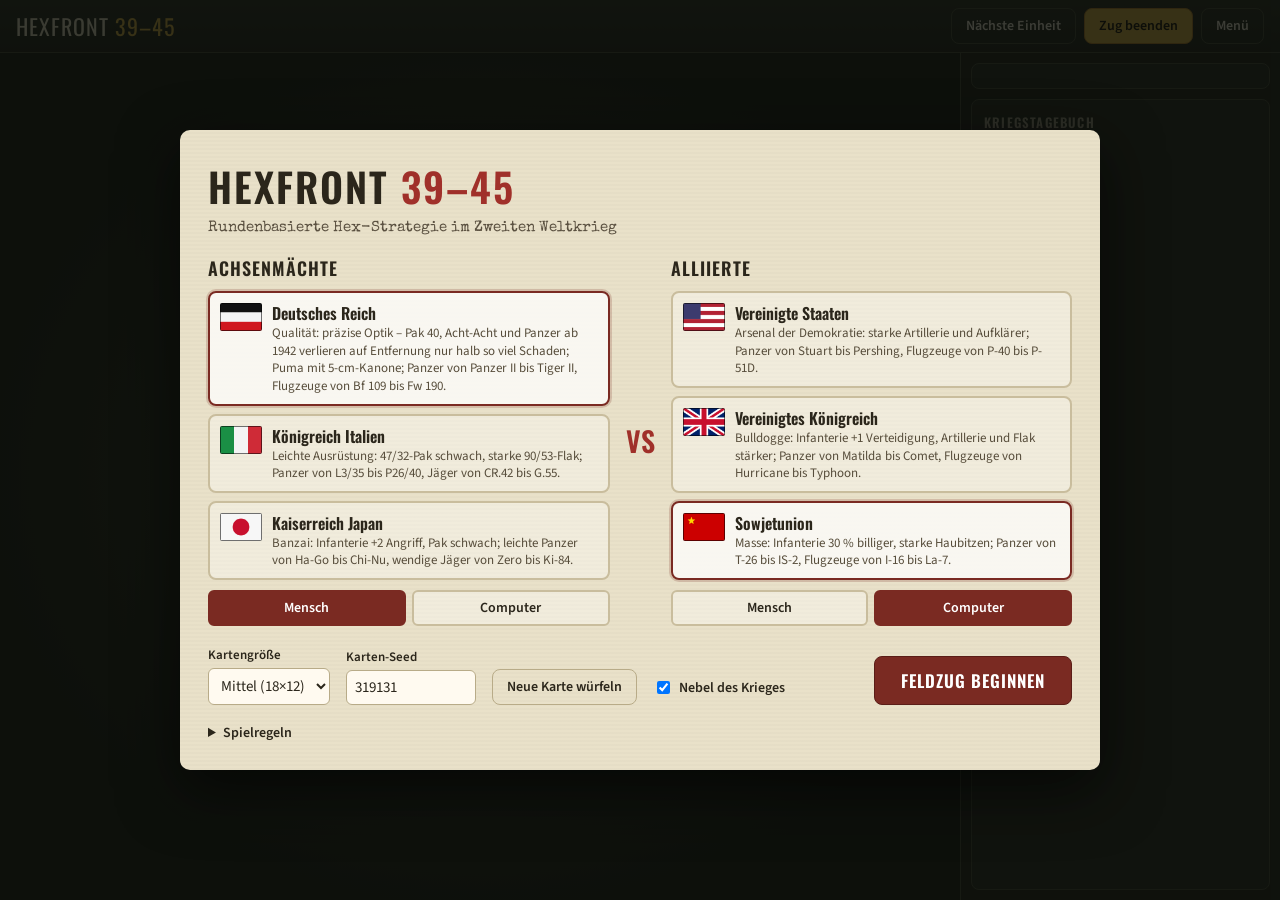
<file: index.html>
<!doctype html>
<html lang="de">
<head>
  <meta charset="utf-8">
  <meta name="viewport" content="width=device-width, initial-scale=1">
  <title>Hexfront 39–45</title>
  <link rel="preconnect" href="https://fonts.googleapis.com">
  <link href="https://fonts.googleapis.com/css2?family=Oswald:wght@400;600&family=Special+Elite&family=Source+Sans+3:wght@400;600&display=swap" rel="stylesheet">
  <link rel="stylesheet" href="css/style.css">
</head>
<body>
  <div id="app">
    <header id="topbar">
      <div class="brand">Hexfront <span>39–45</span></div>
      <div id="turnInfo" class="turn-info"></div>
      <div class="actions">
        <button id="nextUnitBtn" class="btn ghost" title="Nächste bereite Einheit (N)">Nächste Einheit</button>
        <button id="endTurnBtn" class="btn primary" title="Zug beenden (E)">Zug beenden</button>
        <button id="menuBtn" class="btn ghost" title="Neues Spiel">Menü</button>
      </div>
    </header>
    <main>
      <div id="board">
        <canvas id="map"></canvas>
        <div id="tooltip" class="tooltip hidden"></div>
        <div id="aiBanner" class="ai-banner hidden"></div>
      </div>
      <aside id="side">
        <section id="infoPanel" class="panel"></section>
        <section id="buyPanel" class="panel hidden"></section>
        <section class="panel log-panel">
          <h3>Kriegstagebuch</h3>
          <ol id="log"></ol>
        </section>
      </aside>
    </main>
  </div>
  <div id="overlay" class="overlay hidden"><div id="overlayContent" class="dialog"></div></div>

  <script>
    // Syntaxfehler in der Konfiguration merken, damit das Spiel sie anzeigen kann.
    window.addEventListener('error', e => {
      if (e.filename && e.filename.includes('config/einheiten.js') && !window.CONFIG_LOAD_ERROR) {
        window.CONFIG_LOAD_ERROR = `${e.message} (Zeile ${e.lineno})`;
      }
      if (e.filename && e.filename.includes('config/nationen.js') && !window.CONFIG_LOAD_ERROR_NATIONS) {
        window.CONFIG_LOAD_ERROR_NATIONS = `${e.message} (Zeile ${e.lineno})`;
      }
      if (e.filename && e.filename.includes('config/modelle.js') && !window.CONFIG_LOAD_ERROR_MODELS) {
        window.CONFIG_LOAD_ERROR_MODELS = `${e.message} (Zeile ${e.lineno})`;
      }
    });
  </script>
  <script src="config/einheiten.js"></script>
  <script src="config/nationen.js"></script>
  <script src="config/modelle.js"></script>
  <script src="config/reichweite.js"></script>
  <script src="js/data.js"></script>
  <script src="js/hex.js"></script>
  <script src="js/map.js"></script>
  <script src="js/game.js"></script>
  <script src="js/ai.js"></script>
  <script src="assets/units/sprites.js"></script>
  <script src="assets/units/sprites-mobile.js"></script>
  <script src="js/render.js"></script>
  <script src="js/ui.js"></script>
</body>
</html>
</file>
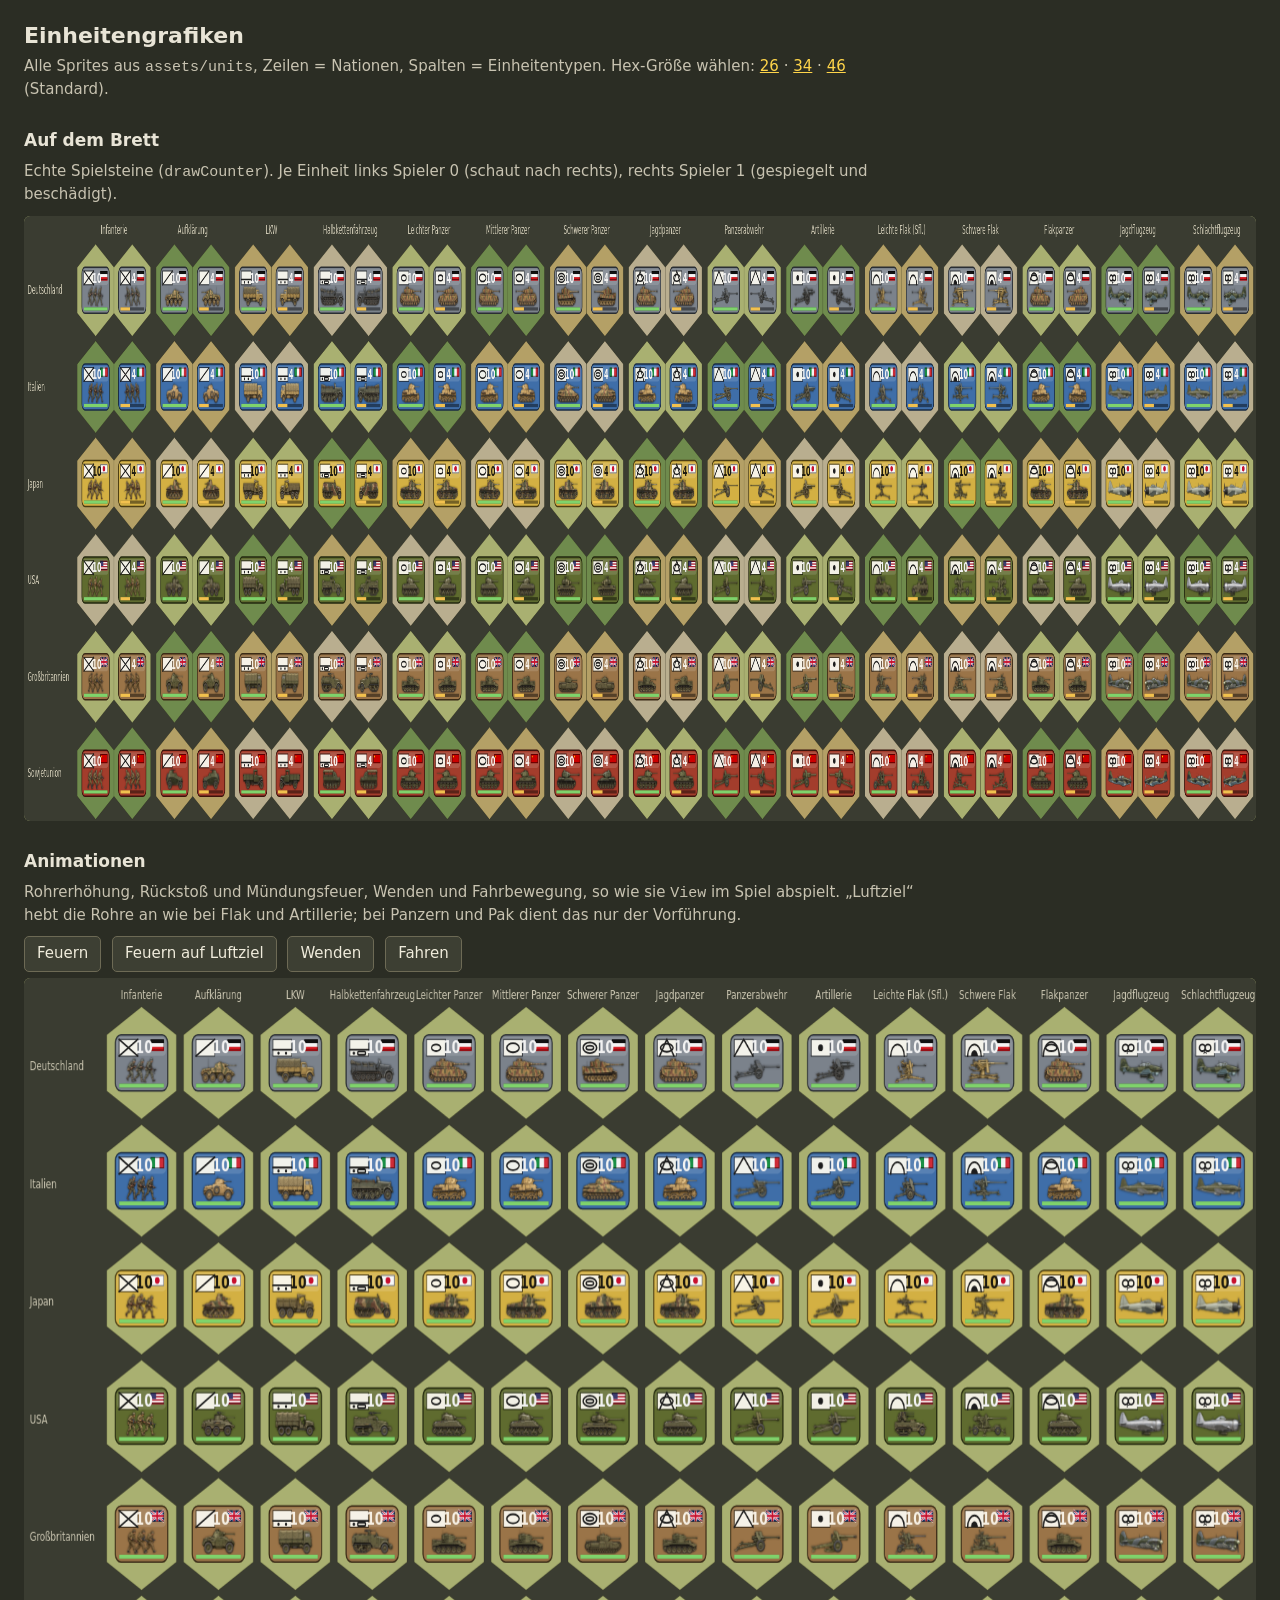
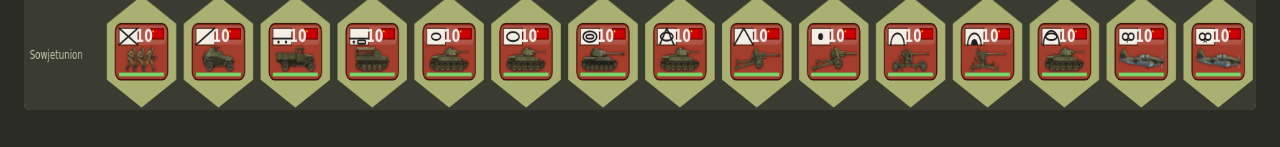
<file: tools/sprite-preview.html>
<!doctype html>
<html lang="de">
<head>
<meta charset="utf-8">
<title>Sprite-Vorschau</title>
<style>
  body { margin: 0; padding: 20px 24px 40px; background: #2b2d24; color: #e8e4d6; font: 15px/1.45 system-ui, sans-serif; }
  h1 { font-size: 22px; margin: 0 0 4px; }
  h2 { font-size: 17px; margin: 28px 0 8px; }
  p { margin: 4px 0 10px; color: #c8c3b1; max-width: 900px; }
  a { color: #ffd54a; }
  canvas { display: block; background: #a9b071; border-radius: 6px; max-width: 100%; }
  button { font: inherit; padding: 6px 12px; margin: 0 6px 6px 0; border-radius: 5px; border: 1px solid #6d6a55; background: #3d3f33; color: #f0ecdc; cursor: pointer; }
  button:hover { background: #4b4e3f; }
</style>
<script>window.UNIT_SPRITE_DIR = '../assets/units/';</script>
<script src="../assets/units/sprites.js"></script>
<script src="../config/einheiten.js"></script>
<script src="../config/nationen.js"></script>
<script src="../config/reichweite.js"></script>
<script src="../js/data.js"></script>
<script src="../js/hex.js"></script>
<script src="../js/render.js"></script>
</head>
<body>
<h1>Einheitengrafiken</h1>
<p>Alle Sprites aus <code>assets/units</code>, Zeilen = Nationen, Spalten = Einheitentypen. Hex-Größe wählen: <a href="?size=26">26</a> · <a href="?size=34">34</a> · <a href="?size=46">46</a> (Standard).</p>

<h2>Auf dem Brett</h2>
<p>Echte Spielsteine (<code>drawCounter</code>). Je Einheit links Spieler 0 (schaut nach rechts), rechts Spieler 1 (gespiegelt und beschädigt).</p>
<canvas id="board"></canvas>

<h2>Animationen</h2>
<p>Rohrerhöhung, Rückstoß und Mündungsfeuer, Wenden und Fahrbewegung, so wie sie <code>View</code> im Spiel abspielt. „Luftziel“ hebt die Rohre an wie bei Flak und Artillerie; bei Panzern und Pak dient das nur der Vorführung.</p>
<div>
  <button data-act="fire">Feuern</button>
  <button data-act="air">Feuern auf Luftziel</button>
  <button data-act="turn">Wenden</button>
  <button data-act="drive">Fahren</button>
</div>
<canvas id="anim"></canvas>

<script>
const ROWS = Object.keys(NATION_CONFIG), COLS = Object.keys(UNIT_CONFIG);
const BS = +new URLSearchParams(location.search).get('size') || 46;

function setup(canvas, w, h) {
  const dpr = window.devicePixelRatio || 1;
  canvas.width = w * dpr; canvas.height = h * dpr;
  canvas.style.width = w + 'px'; canvas.style.height = h + 'px';
  const ctx = canvas.getContext('2d');
  ctx.setTransform(dpr, 0, 0, dpr, 0, 0);
  return ctx;
}

function hexBg(ctx, x, y, s, terrain) {
  hexPath(ctx, x, y, s);
  ctx.fillStyle = TERRAIN_COLORS[terrain]; ctx.fill();
  ctx.strokeStyle = 'rgba(40,40,20,0.28)'; ctx.lineWidth = 1; ctx.stroke();
}

function labels(ctx, x0, y0, cellW, cellH) {
  ctx.fillStyle = '#cfcab5'; ctx.font = '12px system-ui'; ctx.textAlign = 'center';
  COLS.forEach((t, j) => ctx.fillText(UNIT_CONFIG[t].label, x0 + (j + 0.5) * cellW, y0 - 8));
  ctx.textAlign = 'left';
  ROWS.forEach((n, i) => ctx.fillText(NATION_CONFIG[n].short, 8, y0 + (i + 0.5) * cellH + 4));
}

// --- Brett ---
function drawBoard() {
  const s = BS, hexW = SQRT3 * s, cellW = hexW * 2 + 12, cellH = s * 2.1, x0 = 110, y0 = 26;
  const ctx = setup(document.getElementById('board'), x0 + COLS.length * cellW, y0 + ROWS.length * cellH);
  ctx.fillStyle = '#3a3c31'; ctx.fillRect(0, 0, ctx.canvas.width, ctx.canvas.height);
  labels(ctx, x0, y0, cellW, cellH);
  const terr = ['plain', 'forest', 'hills', 'city'];
  ROWS.forEach((n, i) => COLS.forEach((t, j) => {
    const cy = y0 + (i + 0.5) * cellH;
    [[1, 10], [-1, 4]].forEach(([dir, hp], k) => {
      const cx = x0 + j * cellW + 6 + hexW / 2 + k * hexW;
      hexBg(ctx, cx, cy, s, terr[(i + j) % terr.length]);
      const w = s * 1.3, h = s;
      drawCounter(ctx, n, t, cx - w / 2, cy - h / 2, w, h, hp, { dir });
    });
  }));
}

// --- Animationen ---
// Nutzt die Animationslogik von View mit einer Attrappe als „this“.
const fake = { facing: new Map(), fireAnims: new Map(), size: 100 };
const units = ROWS.flatMap((nation, i) => COLS.map((type, j) => ({ id: i * COLS.length + j, owner: 0, nation, type, row: i, col: j })));
const moving = new Map();

document.querySelectorAll('button[data-act]').forEach(b => b.onclick = () => {
  const now = performance.now();
  for (const u of units) {
    if (b.dataset.act === 'fire') fake.fireAnims.set(u.id, { start: now, aim: 0, elev: 0 });
    if (b.dataset.act === 'air') fake.fireAnims.set(u.id, { start: now, aim: 260, elev: 0.6 });
    if (b.dataset.act === 'turn') { const cur = View.prototype.facingOf.call(fake, u, now); fake.facing.set(u.id, { dir: cur > 0 ? -1 : 1, from: cur, start: now }); }
    if (b.dataset.act === 'drive') moving.set(u.id, now + 1500);
  }
});

const S = 56, CW = SQRT3 * S + 10, CH = S * 2.1, AX = 110, AY = 26, AW = AX + COLS.length * CW, AH = AY + ROWS.length * CH;
const actx = setup(document.getElementById('anim'), AW, AH);
// Standbild zum Prüfen: ?still=air:300 zeigt „Luftziel“ 300 ms nach dem Start.
const STILL = new URLSearchParams(location.search).get('still')?.split(':');
function frame(now) {
  requestAnimationFrame(frame);
  if (STILL) for (const u of units) fake.fireAnims.set(u.id, { start: now - +STILL[1], aim: STILL[0] === 'air' ? 260 : 0, elev: STILL[0] === 'air' ? 0.6 : 0 });
  actx.fillStyle = '#3a3c31'; actx.fillRect(0, 0, AW, AH);
  labels(actx, AX, AY, CW, CH);
  units.forEach(u => {
    const cx = AX + (u.col + 0.5) * CW, cy = AY + (u.row + 0.5) * CH;
    hexBg(actx, cx, cy, S, 'plain');
    const pose = { dir: View.prototype.facingOf.call(fake, u, now), ...View.prototype.firePose.call(fake, u, now) };
    const w = S * 1.3, h = S;
    if ((moving.get(u.id) ?? 0) > now) pose.bob = driveBob(UNIT_CONFIG[u.type].moveType, now, h);
    drawCounter(actx, u.nation, u.type, cx - w / 2, cy - h / 2, w, h, 10, pose);
  });
}

// Erst zeichnen, wenn alle Sprites geladen sind.
Promise.all(Object.values(spriteCache).flatMap(s => [s.base, s.barrel]).filter(Boolean)
  .map(i => i.complete ? null : new Promise(r => { i.onload = i.onerror = r; }))).then(() => {
  drawBoard();
  requestAnimationFrame(frame);
});
</script>
</body>
</html>
</file>
<file: css/style.css>
:root {
  --bg: #1b1d17;
  --bg-2: #24271f;
  --panel: #2b2e25;
  --panel-2: #33372c;
  --line: #4a4f3e;
  --text: #ece6d6;
  --muted: #a9a48f;
  --accent: #d9b44a;
  --accent-2: #b8862f;
  --danger: #e2654f;
  --ok: #8cc56f;
  --paper: #e9e1c9;
  --ink: #2b261b;
  --radius: 8px;
  --font-ui: "Source Sans 3", system-ui, -apple-system, sans-serif;
  --font-head: "Oswald", "Arial Narrow", system-ui, sans-serif;
  --font-type: "Special Elite", "Courier New", monospace;
}

* { box-sizing: border-box; }
html, body { margin: 0; height: 100%; }
body {
  background: var(--bg);
  color: var(--text);
  font-family: var(--font-ui);
  font-size: 15px;
  overflow: hidden;
}

#app { display: flex; flex-direction: column; height: 100vh; height: 100dvh; }

/* ---------- Kopfleiste ---------- */
#topbar {
  display: flex; align-items: center; gap: 16px;
  padding: 8px 16px;
  background: linear-gradient(#2f3328, #24271f);
  border-bottom: 1px solid var(--line);
  flex-wrap: wrap;
}
.brand { font-family: var(--font-head); font-size: 22px; letter-spacing: 1px; text-transform: uppercase; color: var(--paper); }
.brand span { color: var(--accent); }
.turn-info { display: flex; align-items: center; gap: 14px; flex: 1; min-width: 0; flex-wrap: wrap; }
.turn-info .chip {
  display: inline-flex; align-items: center; gap: 8px;
  background: var(--panel); border: 1px solid var(--line); border-radius: 999px;
  padding: 3px 12px; font-size: 14px; white-space: nowrap;
}
.turn-info .chip b { font-family: var(--font-head); font-weight: 600; letter-spacing: .3px; }
.turn-info img { width: 24px; height: 16px; border-radius: 2px; }
.actions { display: flex; gap: 8px; }

.btn {
  font: 600 14px var(--font-ui);
  border-radius: var(--radius); border: 1px solid var(--line);
  padding: 7px 14px; cursor: pointer; color: var(--text); background: var(--panel-2);
  transition: background .15s, transform .05s;
}
.btn:hover:not(:disabled) { background: #3d4234; }
.btn:active:not(:disabled) { transform: translateY(1px); }
.btn:disabled { opacity: .45; cursor: not-allowed; }
.btn.primary { background: var(--accent); color: #1d1a10; border-color: var(--accent-2); }
.btn.primary:hover:not(:disabled) { background: #e6c35a; }
.btn.ghost { background: transparent; }
.btn.big { font-size: 17px; padding: 11px 26px; font-family: var(--font-head); letter-spacing: 1px; text-transform: uppercase; }

/* ---------- Hauptbereich ---------- */
main { flex: 1; display: flex; min-height: 0; }
#board {
  position: relative; flex: 1; min-width: 0;
  background: radial-gradient(ellipse at center, #3a4232 0%, #1d2019 75%);
}
#map { width: 100%; height: 100%; display: block; cursor: pointer; }

#side {
  width: 320px; flex-shrink: 0;
  display: flex; flex-direction: column; gap: 10px;
  padding: 10px; overflow-y: auto;
  background: var(--bg-2); border-left: 1px solid var(--line);
}
.panel { background: var(--panel); border: 1px solid var(--line); border-radius: var(--radius); padding: 12px; }
.panel h3 { margin: 0 0 8px; font: 600 13px var(--font-head); text-transform: uppercase; letter-spacing: 1.2px; color: var(--muted); }
.hidden { display: none !important; }

.unit-card .head { display: flex; align-items: center; gap: 10px; margin-bottom: 8px; }
.unit-card .head canvas { flex-shrink: 0; }
.unit-card .name { font: 600 18px var(--font-head); line-height: 1.1; }
.unit-card .sub { color: var(--muted); font-size: 13px; }
.stats { display: grid; grid-template-columns: 1fr auto; gap: 3px 10px; font-size: 14px; }
.stats dt { color: var(--muted); }
.stats dd { margin: 0; text-align: right; font-variant-numeric: tabular-nums; }
.hpbar { height: 8px; border-radius: 4px; background: #1a1c16; overflow: hidden; margin: 6px 0 10px; }
.hpbar > div { height: 100%; }
.status { display: inline-block; margin-top: 8px; font-size: 12px; padding: 2px 8px; border-radius: 4px; background: var(--panel-2); color: var(--muted); }
.status.ready { color: var(--ok); }
.status.warn { color: #ff9b6a; }
.hint { color: var(--muted); font-size: 13px; line-height: 1.45; margin: 6px 0 0; }
.hint kbd { font: 12px var(--font-ui); background: var(--panel-2); border: 1px solid var(--line); border-radius: 3px; padding: 0 4px; }

.buy-list { display: flex; flex-direction: column; gap: 6px; }
.buy-item {
  display: grid; grid-template-columns: 52px 1fr auto; align-items: center; gap: 10px;
  text-align: left; width: 100%;
  background: var(--panel-2); border: 1px solid var(--line); border-radius: 6px;
  padding: 6px 8px; color: var(--text); cursor: pointer; font: inherit;
}
.buy-item:hover:not(:disabled) { border-color: var(--accent); }
.buy-item:disabled { opacity: .4; cursor: not-allowed; }
.buy-item.expensive { opacity: .5; }
.buy-item.chosen { border-color: var(--accent); box-shadow: inset 0 0 0 1px var(--accent); }
.buy-detail { background: var(--panel-2); border: 1px solid var(--accent); border-radius: 6px; padding: 10px; margin: -2px 0 4px; }
.buy-detail .actions { display: flex; gap: 8px; margin-top: 10px; }
.buy-detail .actions .btn { flex: 1; }
.buy-item .n { font-weight: 600; font-size: 14px; }
.buy-item .t { color: var(--muted); font-size: 12px; }
.buy-item .c { font: 600 15px var(--font-head); color: var(--accent); }

.log-panel { flex: 1; min-height: 140px; display: flex; flex-direction: column; }
#log { list-style: none; margin: 0; padding: 0; overflow-y: auto; flex: 1; font-family: var(--font-type); font-size: 13px; line-height: 1.4; }
#log li { padding: 3px 0 3px 8px; border-left: 3px solid var(--line); margin-bottom: 3px; color: #d8d1bd; }

/* ---------- Tooltip & Banner ---------- */
.tooltip {
  position: absolute; pointer-events: none; z-index: 5;
  background: rgba(24,26,20,.94); border: 1px solid var(--line); border-radius: 6px;
  padding: 7px 10px; font-size: 13px; max-width: 240px; line-height: 1.4;
  box-shadow: 0 6px 18px rgba(0,0,0,.4);
}
.tooltip b { font-family: var(--font-head); font-weight: 600; }
.tooltip .dmg { color: #ff8a73; }
.tooltip .ctr { color: #ffc27a; }
.ai-banner {
  position: absolute; top: 12px; left: 50%; transform: translateX(-50%);
  background: rgba(24,26,20,.9); border: 1px solid var(--line); border-radius: 999px;
  padding: 6px 16px; font: 600 14px var(--font-head); letter-spacing: .5px;
  display: flex; align-items: center; gap: 8px;
}
.ai-banner img { width: 22px; height: 15px; }

/* ---------- Dialoge ---------- */
.overlay {
  position: fixed; inset: 0; z-index: 20;
  background: rgba(10,12,8,.78);
  display: flex; align-items: center; justify-content: center;
  padding: 16px; overflow-y: auto;
}
.overlay.opaque { background: #14160f; }
.dialog {
  background: var(--paper); color: var(--ink);
  border-radius: 10px; max-width: 920px; width: 100%;
  padding: 26px 28px; box-shadow: 0 20px 60px rgba(0,0,0,.6);
  max-height: calc(100dvh - 32px); overflow-y: auto;
  background-image: repeating-linear-gradient(0deg, rgba(0,0,0,.015) 0 2px, transparent 2px 4px);
}
.dialog h1 { font: 600 40px var(--font-head); text-transform: uppercase; letter-spacing: 2px; margin: 0; }
.dialog h1 span { color: #a0302a; }
.dialog .tag { font-family: var(--font-type); margin: 4px 0 20px; color: #5a5040; }
.dialog h2 { font: 600 18px var(--font-head); text-transform: uppercase; letter-spacing: 1px; margin: 0 0 10px; }
.sides { display: grid; grid-template-columns: 1fr auto 1fr; gap: 16px; align-items: start; }
.vs { font: 600 28px var(--font-head); align-self: center; color: #a0302a; }
.nation-list { display: flex; flex-direction: column; gap: 8px; }
.nation-card {
  display: grid; grid-template-columns: 42px 1fr; gap: 10px; align-items: start;
  border: 2px solid #c9bd9d; border-radius: 8px; padding: 8px 10px; cursor: pointer;
  background: rgba(255,255,255,.35); text-align: left; font: inherit; color: inherit;
}
.nation-card img { width: 42px; height: 28px; border-radius: 2px; margin-top: 2px; }
.nation-card .nm { font: 600 16px var(--font-head); }
.nation-card .bn { font-size: 13px; color: #574d3b; line-height: 1.35; }
.nation-card.sel { border-color: #7a2a22; background: rgba(255,255,255,.75); box-shadow: 0 0 0 2px rgba(122,42,34,.2); }
.ctrl { display: flex; gap: 6px; margin-top: 10px; }
.ctrl button {
  flex: 1; font: 600 14px var(--font-ui); padding: 6px; border-radius: 6px; cursor: pointer;
  border: 2px solid #c9bd9d; background: rgba(255,255,255,.35); color: var(--ink);
}
.ctrl button.sel { border-color: #7a2a22; background: #7a2a22; color: #fff; }
.opts { display: flex; gap: 16px; flex-wrap: wrap; align-items: end; margin: 20px 0 16px; }
.opts label { display: flex; flex-direction: column; gap: 4px; font-size: 13px; font-weight: 600; }
.opts select, .opts input {
  font: 15px var(--font-ui); padding: 6px 8px; border-radius: 6px; border: 1px solid #b8ab88; background: #fffaf0; color: var(--ink);
}
.opts input { width: 130px; }
.opts label.check { flex-direction: row; align-items: center; gap: 6px; font-size: 14px; padding-bottom: 7px; }
.opts label.check input { width: auto; }
.dialog .btn.big { background: #7a2a22; color: #fff; border-color: #5a1d17; }
.dialog .btn.big:hover { background: #8f342b; }
.dialog .btn.ghost { color: var(--ink); border-color: #b8ab88; }
.dialog details { margin-top: 18px; font-size: 14px; line-height: 1.5; }
.dialog summary { cursor: pointer; font-weight: 600; }
.dialog ul { padding-left: 20px; margin: 8px 0; }
.dialog .center { text-align: center; }
.dialog .center img { width: 72px; height: 48px; margin-bottom: 10px; }
.dialog.small { max-width: 460px; }
.result-stats { display: flex; justify-content: center; gap: 24px; margin: 14px 0 20px; font-family: var(--font-type); }

/* ---------- Schmale Bildschirme ---------- */
@media (max-width: 860px) {
  body { overflow: auto; }
  #app { height: auto; min-height: 100dvh; }
  main { flex-direction: column; }
  #board { height: 62vh; flex: none; }
  #side { width: 100%; border-left: none; border-top: 1px solid var(--line); }
  .sides { grid-template-columns: 1fr; }
  .vs { justify-self: center; }
  .dialog { padding: 18px 16px; }
  .dialog h1 { font-size: 30px; }
  .actions { width: 100%; }
  .actions .btn { flex: 1; }
}
</file>
